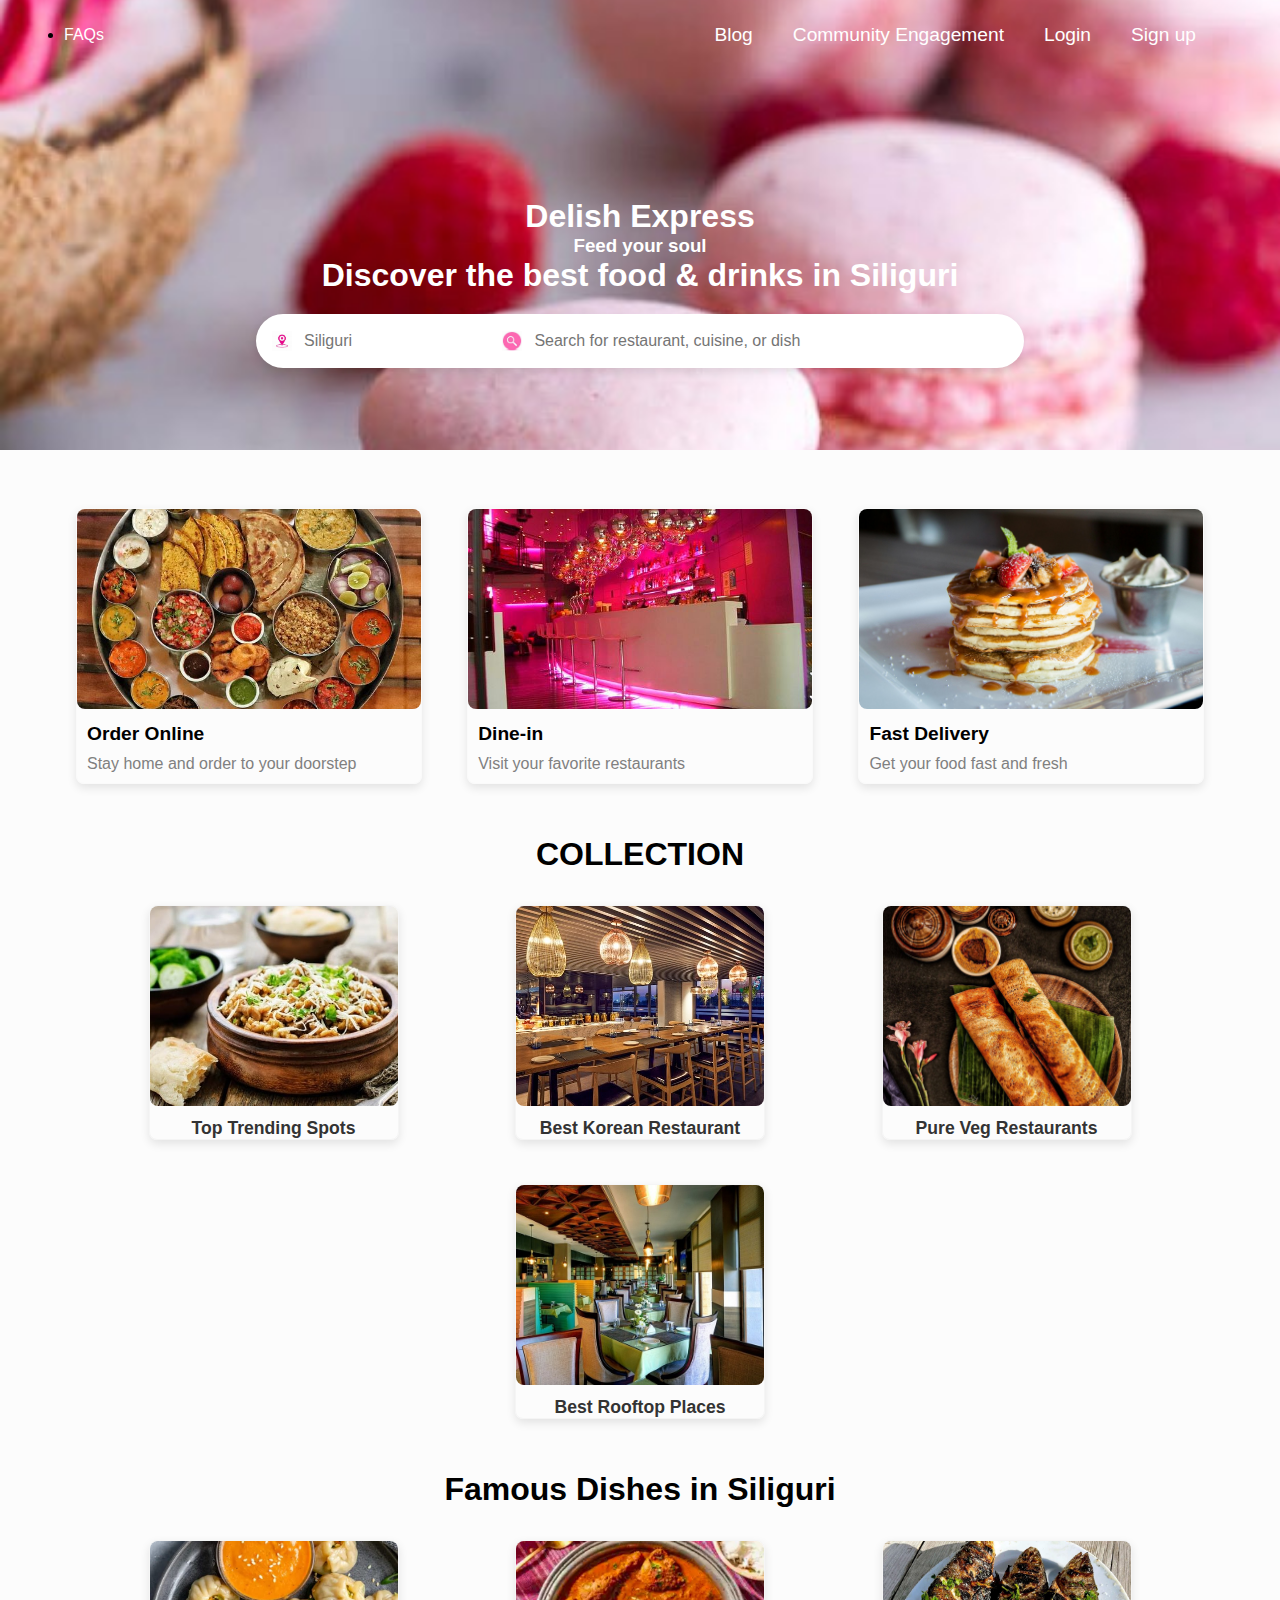
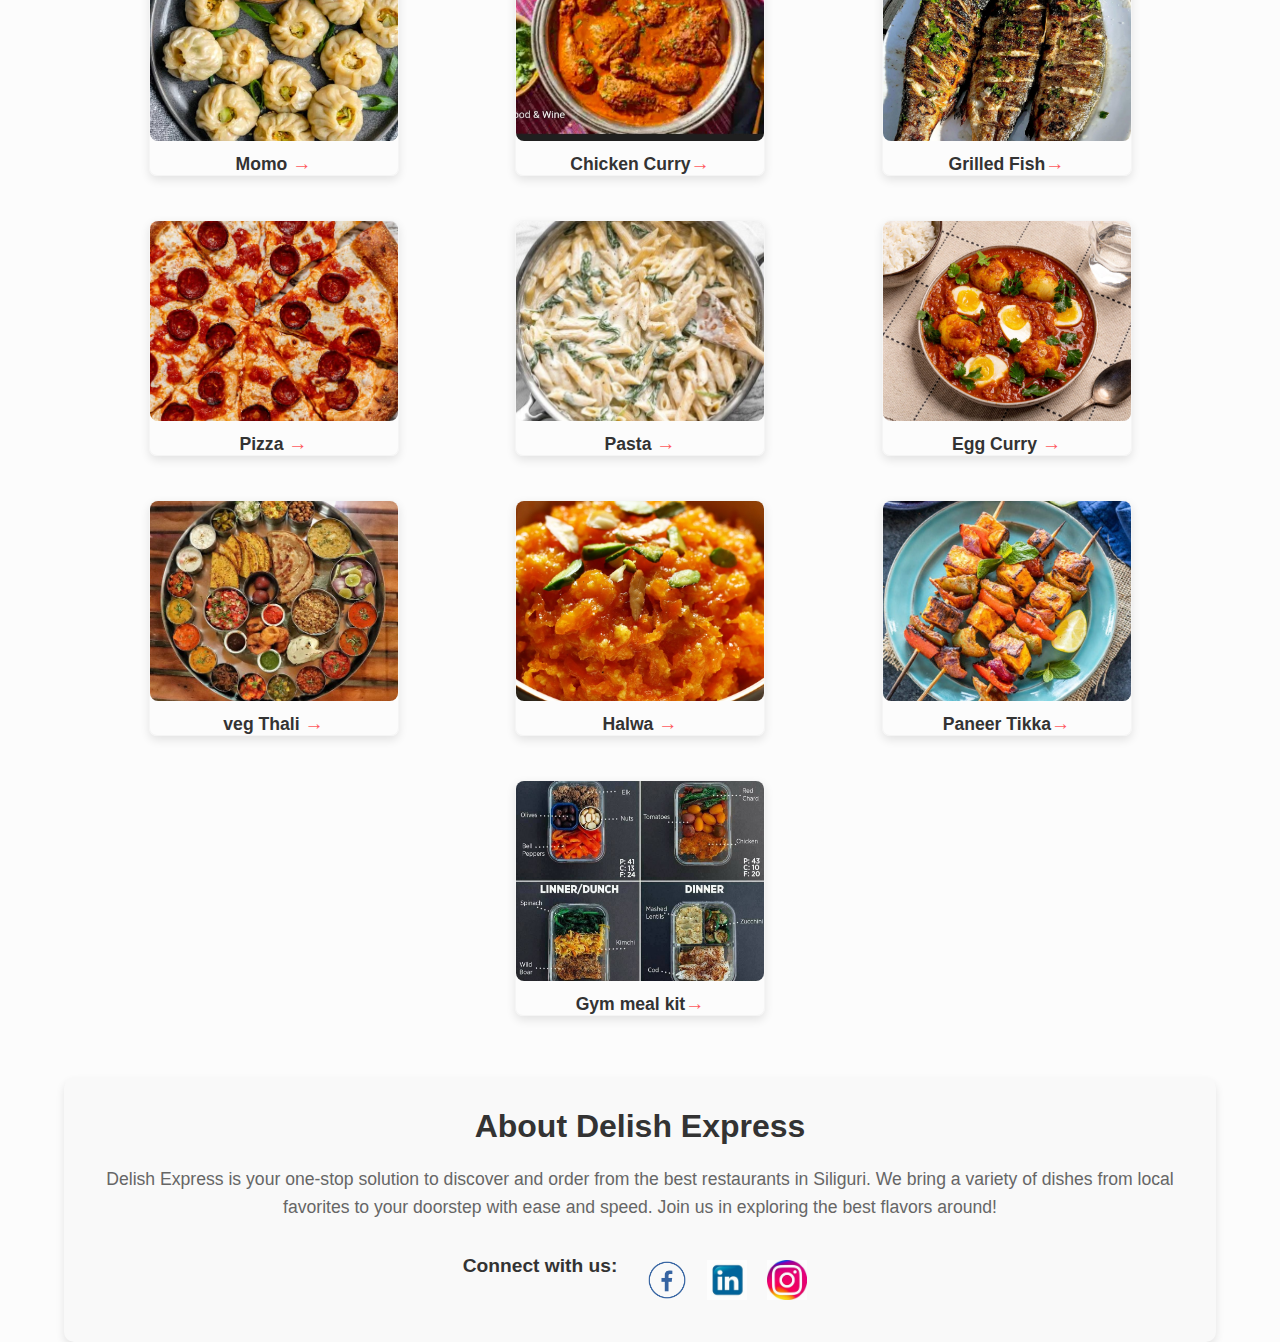
<file: index.html>
<!DOCTYPE html>
<html lang="en">
<head>
    <meta charset="UTF-8">
    <meta name="viewport" content="width=device-width, initial-scale=1.0">
    <title>Delish Express</title>
    <link rel="stylesheet" href="style.css">
</head>
<body>
    <header>
        <nav>
            <div class="app_link">
                <li><a href="#">FAQs</a></li>
            </div>
            <div class="nav_items">
                <ul>
                    <li><a href="blog.html">Blog</blog></a></li>
                    <li><a href="community.html">Community Engagement</a></li>
                    <li><a href="login.html">Login</a></li>
                    <li><a href="signup.html">Sign up</a></li>
                </ul>
            </div>
        </nav>
        <div class="content_wrapper">
            <h1>Delish Express</h1>
            <h3>Feed your soul</h3>
            <h2>Discover the best food & drinks in
                <span>Siliguri</span>
            </h2>
            <div class="search_container">
                <div class="left_search">
                    <img src="pink.jpeg" alt="Location Icon">    
                    <input type="text" placeholder="Siliguri">
                </div>
                <div class="right_search">
                    <img src="searchp.jpeg" alt="Search Icon">
                    <input type="text" placeholder="Search for restaurant, cuisine, or dish">
                </div>
            </div>
        </div>
    </header>
    
<!----.......order section....-->
    <div class="order-section">
        <div class="order">
            <div class="card">
                <a href="#"><img src="aboutus.jpg" alt="about us"></a>
                <div class="content">
                    <p class="heading">Order Online</p>
                    <p class="text">Stay home and order to your doorstep</p>
                </div>     
            </div>

            <div class="card">
                <a href="#"><img src="dining3.jpg" alt="dining"></a>
                <div class="content">
                    <p class="heading">Dine-in</p>
                    <p class="text">Visit your favorite restaurants</p>
                </div>     
            </div>

            <!-- Add more cards here if needed -->
            <div class="card">
                <a href="#"><img src="bg.jpg" alt="delivery"></a>
                <div class="content">
                    <p class="heading">Fast Delivery</p>
                    <p class="text">Get your food fast and fresh</p>
                </div>     
            </div>
        </div>
    </div>
        <!-- Collection Section -->
<div class="collection-section">
    <h2>COLLECTION</h2>
    <div class="collection-grid">
        <div class="collection-card">
            <img src="bveg.jpg" alt="Top Trending Spots">
            <p>Top Trending Spots</p>
        </div>
        <div class="collection-card">
            <img src="barlrest.jpg" alt="Best Korean Restaurant">
            <p>Best Korean Restaurant</p>
        </div>
        <div class="collection-card">
            <img src="south.jpg" alt="South Indian Restaurants">
            <p>Pure Veg Restaurants</p>
        </div>
        <div class="collection-card">
            <img src="rest.jpg" alt="Best Rooftop Places">
            <p>Best Rooftop Places</p>
        </div>
    </div>
</div>
<!-- Famous Cafés/Restaurants Section -->
<!-- Famous Cafés/Restaurants Section -->
<div class="famous-cafes-section">
    <h2>Famous Dishes in Siliguri</h2>
    <div class="cafe-grid">
        <div class="cafe-card">
            <img src="momo.jpg" alt="Café Delight">
            <p>Momo <span class="arrow">→</span></p>
        </div>
        <div class="cafe-card">
            <img src="chicken.jpg" alt="Bistro Joy">
            <p>Chicken Curry<span class="arrow">→</span></p>
        </div>
        <div class="cafe-card">
            <img src="fish.jpg" alt="The Coffee Hub">
            <p>Grilled Fish<span class="arrow">→</span></p>
        </div>
        <div class="cafe-card">
            <img src="pizza.jpg" alt="Chill & Brew">
            <p>Pizza <span class="arrow">→</span></p>
        </div>
        <div class="cafe-card">
            <img src="wspasta.jpg" alt="Grill and Grill">
            <p>Pasta <span class="arrow">→</span></p>
        </div>
        <div class="cafe-card">
            <img src="egg.jpg" alt="Spice Avenue">
            <p>Egg Curry <span class="arrow">→</span></p>
        </div>
        <div class="cafe-card">
            <img src="aboutus.jpg" alt="Café Rendezvous">
            <p> veg Thali <span class="arrow">→</span></p>
        </div>
        <div class="cafe-card">
            <img src="halwa.jpg" alt="Fusion Feast">
            <p>Halwa <span class="arrow">→</span></p>
        </div>
        <div class="cafe-card">
            <img src="paneer.jpg" alt="Pizza Palace">
            <p>Paneer Tikka<span class="arrow">→</span></p>
        </div>
        <div class="cafe-card">
            <img src="something.jpg" alt="Veggie Delight">
            <p>Gym meal kit<span class="arrow">→</span></p>
        </div>
    </div>
</div>
<!-- About Us Section -->
<div class="about-section">
    <h2>About Delish Express</h2>
    <p>Delish Express is your one-stop solution to discover and order from the best restaurants in Siliguri. We bring a variety of dishes from local favorites to your doorstep with ease and speed. Join us in exploring the best flavors around!</p>
    
    <div class="social-media">
        <p>Connect with us:</p>
        <a href="https://www.facebook.com" target="_blank">
            <img src="fb.png" alt="Facebook">
        </a>
        <a href="https://www.linkedin.com" target="_blank">
            <img src="linkedin.jpeg" alt="LinkedIn">
        </a>
        <a href="https://www.instagram.com" target="_blank">
            <img src="iig.jpeg" alt="Instagram">
        </a>
    </div>
</div>

</body>
</html>
</file>
<file: style.css>
*{
    margin:0;
    padding: 0;
    box-sizing: border-box;
    font-family: Arial, Helvetica, sans-serif;
}
body{
    width: 100vw;
    height: 100vh;
    background: rgb(252, 252, 252);
}
header{
    background: url("vs.jpg");
    background-position: center;
    background-repeat: no-repeat;
    background-size: cover;
    width: 100%;
    min-height: 450px;
}
nav{
    display: flex;
    align-items: center;
    justify-content: space-between;
    width:90%;
    height: 70px;
    margin: 0 auto;
}
nav .app_link a{
    text-decoration: none;
    color: #fff;
    font-weight: 500;
    font-size: 1.rem;
}
nav .nav_items ul{
    display: flex;
    align-items: center;
    list-style: none;
}
nav .nav_items ul li a{
    text-decoration: none;
    color:#fff;
    margin: 0 20px;
    font-size: 1.2rem;
    font-weight: lighter;
}
.content_wrapper{
    color: #fff;
    width: 100%;
    text-align: center;
    display:flex;
    flex-direction: column;
    align-items: center;
    justify-content: center;
    margin-top: 10%;
}

/*.search_container{
    display: flex;
    align-items: center;
    background: #fff;
    height: 3.4rem;
    width: 60%;
    border-radius: 60px;
}
.search_container .left_search, .search_container .right_search{
    display: inline-flex;
    padding: 0 1rem;
}
.search_container.left_search{
    width:30%;
}
.search_container.right_search{
    width:70%;
}
.search_container input{
    border: 0;
    outline: none;
    font-size: 1rem;
    background: transparent;
    color: grey;
    width:100%;
}*/

/* Search Container */
.search_container {
    display: flex;
    align-items: center;
    background: #fff;
    height: 3.4rem;
    width: 60%;
    border-radius: 60px;
    margin: 0 auto;
    box-shadow: 0px 4px 10px rgba(0, 0, 0, 0.1);
}

.search_container .left_search,
.search_container .right_search {
    display: flex;
    align-items: center;
    padding: 0 1rem;
    position: relative;
}

.left_search input,
.right_search input {
    border: 0;
    outline: none;
    font-size: 1rem;
    background: transparent;
    color: grey;
    padding-left: 2rem; /* Space for the icon */
    width: 100%;
}

.left_search img,
.right_search img {
    position: absolute;
    left: 1rem; /* Position the icon inside the input */
    width: 20px; /* Size of the icon */
    height: 20px; /* Adjust as needed */
}

.left_search {
    width: 30%;
}

.right_search {
    width: 70%;
}


/*.......order section...*/
.order-section{
    width:90%;
    margin: 0 auto;
    text-align: center;
}
.order-section .order{
    display: flex;
    align-items: center;
    justify-content: space-between;
    width: 100%;
    margin-top: 4%;
    margin-bottom: 40px;
    flex-direction: row;
}
.order .card{
    width: 30%;
    margin: 12px;
    border-radius: 8px;
    border:1px solid rgb(250, 250, 250);
    transition:transform 0.55;
}
.order .card a img{
    width:100%;
    height: 200px;
    border-radius: 8px;
    object-fit: cover;
}
.order .card:hover{
    transform: scale(1.1);
}
* {
    margin: 0;
    padding: 0;
    box-sizing: border-box;
    font-family: Arial, Helvetica, sans-serif;
}

body {
    width: 100vw;
    height: 100vh;
    background: rgb(252, 252, 252);
}

h2 {
    text-align: center;
    font-size: 2rem;
    margin-bottom: 20px;
}

/* Global card style */
.card, .collection-card, .cafe-card {
    width: 250px;
    margin: 12px;
    border-radius: 8px;
    border: 1px solid #f5f5f5;
    transition: transform 0.55s ease;
    box-shadow: 0px 4px 10px rgba(0, 0, 0, 0.1);
}

.card:hover, .collection-card:hover, .cafe-card:hover {
    transform: scale(1.05);
}

.card img, .collection-card img, .cafe-card img {
    width: 100%;
    height: 200px;
    object-fit: cover;
    border-radius: 8px;
}

/* Collection Section */
.collection-section {
    width: 90%;
    margin: 40px auto;
    text-align: center;
}

.collection-grid {
    display: flex;
    justify-content: space-evenly;
    flex-wrap: wrap;
    gap: 20px;
}

.collection-card p {
    font-size: 1.1rem;
    margin-top: 8px;
    font-weight: 600;
    color: #333;
}

/* Famous Dishes Section */
.famous-cafes-section {
    width: 90%;
    margin: 40px auto;
    text-align: center;
}

.cafe-grid {
    display: flex;
    justify-content: space-evenly;
    flex-wrap: wrap;
    gap: 20px;
}

.cafe-card p {
    font-size: 1.1rem;
    margin-top: 8px;
    font-weight: 600;
    color: #333;
}

.cafe-card p .arrow {
    font-size: 1.2rem;
    color: #ff5a5f;
}

.cafe-card:hover .arrow {
    transform: translateX(5px);
    transition: transform 0.3s;
}

/* Existing Order Section */
.order-section {
    width: 90%;
    margin: 40px auto;
    text-align: center;
}

.order-section .order {
    display: flex;
    justify-content: space-between;
    flex-wrap: wrap;
}

.card .content {
    padding: 10px;
    text-align: left;
}

.card .heading {
    font-size: 1.2rem;
    font-weight: bold;
}

.card .text {
    font-size: 1rem;
    color: grey;
    margin-top: 10px;
}
/* About Us Section */
.about-section {
    width: 90%;
    margin: 50px auto;
    text-align: center;
    background-color: #f9f9f9;
    padding: 30px;
    border-radius: 10px;
    box-shadow: 0px 4px 8px rgba(0, 0, 0, 0.1);
}

.about-section h2 {
    font-size: 2rem;
    margin-bottom: 20px;
    color: #333;
}

.about-section p {
    font-size: 1.1rem;
    color: #666;
    line-height: 1.6;
    margin-bottom: 30px;
}

.social-media {
    display: flex;
    justify-content: center;
    align-items: center;
}

.social-media p {
    margin-right: 20px;
    font-size: 1.2rem;
    font-weight: bold;
    color: #333;
}

.social-media a {
    margin: 0 10px;
}

.social-media img {
    width: 40px;  /* Set a fixed width */
    height: 40px; /* Set a fixed height */
    object-fit: cover; /* Ensures the image fits within the box */
    transition: transform 0.3s ease;
}

.social-media img:hover {
    transform: scale(1.1);
}
</file>
